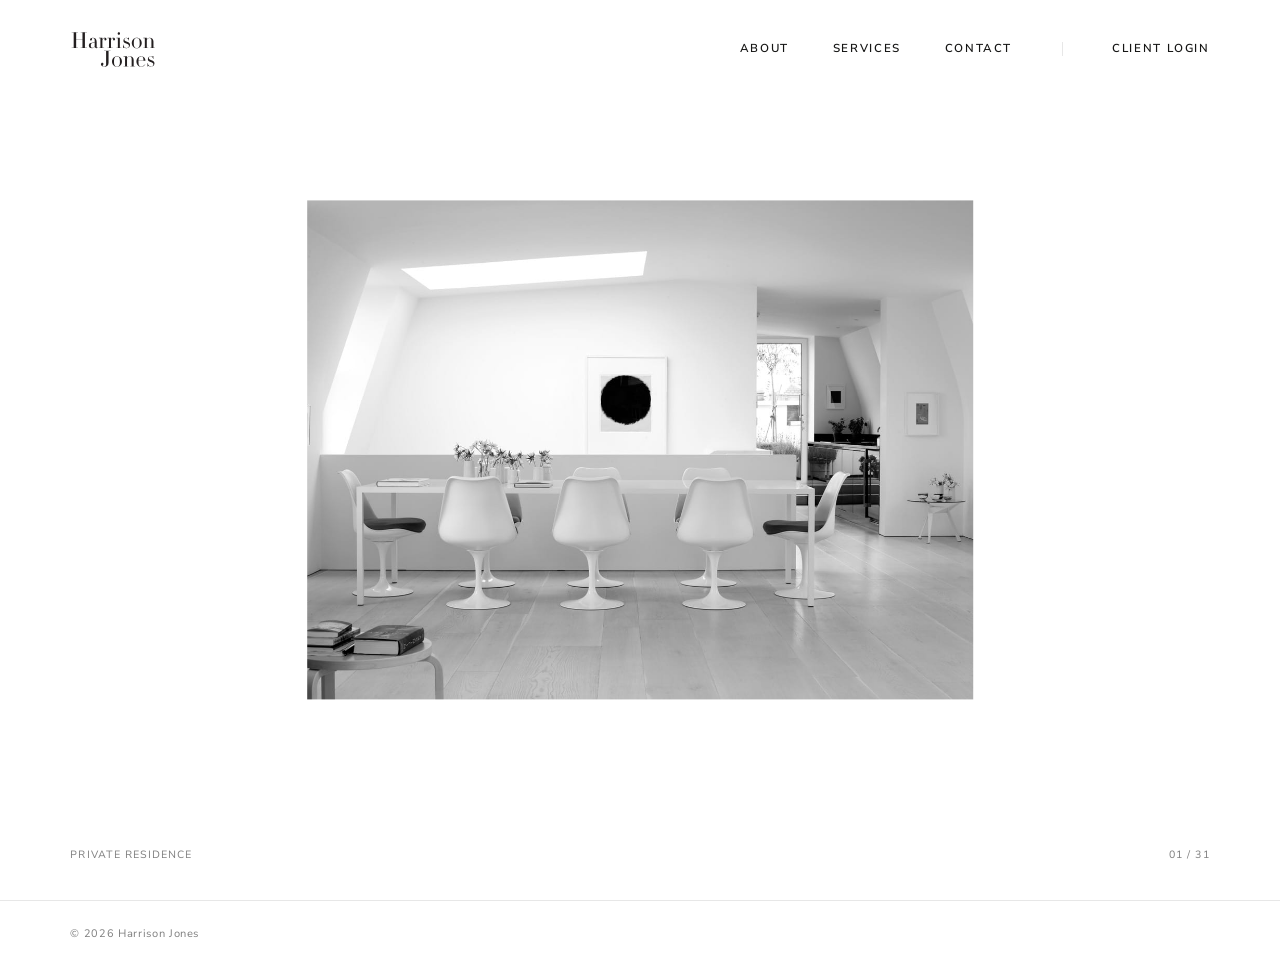
<file: index.html>
<!DOCTYPE html>
<html lang="en">
<head>
<meta charset="UTF-8">
<meta name="viewport" content="width=device-width, initial-scale=1.0">
<title>Harrison Jones</title>
<meta name="description" content="Harrison Jones — Main Contractor and Project Manager for architecture studios, delivering projects across the UK and internationally.">
<link rel="preconnect" href="https://fonts.googleapis.com">
<link rel="preconnect" href="https://fonts.gstatic.com" crossorigin>
<link href="https://fonts.googleapis.com/css2?family=Nunito+Sans:wght@300;400;500;600;700&display=swap" rel="stylesheet">
<link rel="stylesheet" href="styles.css">
</head>
<body>
<a class="skip-link" href="#main">Skip to content</a>

<header class="site-header" id="siteHeader">
  <div class="header-inner">
    <a href="index.html" class="logo-link" aria-label="Harrison Jones — home">
      <img src="assets/logo.svg" alt="Harrison Jones">
    </a>
    <nav class="nav">
      <a href="about.html">About</a>
      <a href="services.html">Services</a>
      <a href="contact.html">Contact</a>
      <span class="nav-divider" aria-hidden="true"></span>
      <a href="client.html">Client Login</a>
    </nav>
    <button class="menu-toggle" id="menuToggle" aria-label="Open menu" aria-expanded="false">
      <span></span><span></span>
    </button>
  </div>
</header>

<div class="mobile-menu" id="mobileMenu">
  <button class="mobile-close" id="mobileClose" aria-label="Close menu">&times;</button>
  <a href="about.html">About</a>
  <a href="services.html">Services</a>
  <a href="contact.html">Contact</a>
  <a href="client.html">Client Login</a>
</div>

<main id="main">
  <section class="hero-stage" id="heroStage">
    <button class="hero-nav-zone is-prev" aria-label="Previous image"></button>
    <button class="hero-nav-zone is-next" aria-label="Next image"></button>

    <!-- HERO_SLIDES:START -->
    <div class="hero-slide is-active" data-format="horizontal" data-caption="Private Residence">
      <img src="assets/images/01-dining-facade-bw.jpg" alt="Private Residence: Dining room">
    </div>
    <div class="hero-slide" data-format="vertical" data-caption="Private Residence">
      <img src="assets/images/02-black-circle-art-bw.jpg" alt="Private Residence: Artwork detail">
    </div>
    <div class="hero-slide" data-format="vertical" data-caption="Private Residence">
      <img src="assets/images/03-spiral-stair-overhead-bw.jpg" alt="Private Residence: Staircase from above">
    </div>
    <div class="hero-slide" data-format="vertical" data-caption="Private Residence">
      <img src="assets/images/04-devereux-entrance-hall.jpg" alt="Private Residence: Entrance hall">
    </div>
    <div class="hero-slide" data-format="horizontal" data-caption="Private Residence">
      <img src="assets/images/05-devereux-staircase-runner.jpg" alt="Private Residence: Staircase">
    </div>
    <div class="hero-slide" data-format="vertical" data-caption="Private Residence">
      <img src="assets/images/06-devereux-door-detail.jpg" alt="Private Residence: Door detail">
    </div>
    <div class="hero-slide" data-format="vertical" data-caption="Private Residence">
      <img src="assets/images/07-bedroom-chair-light.jpg" alt="Private Residence: Bedroom">
    </div>
    <div class="hero-slide" data-format="horizontal" data-caption="Private Residence">
      <img src="assets/images/08-spiral-staircase-color.jpg" alt="Private Residence: Staircase from above">
    </div>
    <div class="hero-slide" data-format="vertical" data-caption="Private Residence">
      <img src="assets/images/09-buddha-head-hallway.jpg" alt="Private Residence: Hallway">
    </div>
    <div class="hero-slide" data-format="vertical" data-caption="Private Residence">
      <img src="assets/images/10-living-room-tulip-chairs.jpg" alt="Private Residence: Living room">
    </div>
    <div class="hero-slide" data-format="vertical" data-caption="Private Residence">
      <img src="assets/images/11-white-staircase-landing.jpg" alt="Private Residence: Staircase landing">
    </div>
    <div class="hero-slide" data-format="vertical" data-caption="Private Residence">
      <img src="assets/images/12-console-table-window.jpg" alt="Private Residence: Console table">
    </div>
    <div class="hero-slide" data-format="vertical" data-caption="Private Residence">
      <img src="assets/images/13-door-hinge-detail.jpg" alt="Private Residence: Door hardware detail">
    </div>
    <div class="hero-slide" data-format="vertical" data-caption="Private Residence">
      <img src="assets/images/14-staircase-tread-detail-bw.jpg" alt="Private Residence: Staircase detail">
    </div>
    <div class="hero-slide" data-format="horizontal" data-caption="Private Residence">
      <img src="assets/images/15-kitchen-dining-skylight.jpg" alt="Private Residence: Kitchen and dining">
    </div>
    <div class="hero-slide" data-format="horizontal" data-caption="Private Residence">
      <img src="assets/images/16-sculptural-staircase-color.jpg" alt="Private Residence: Sculptural staircase">
    </div>
    <div class="hero-slide" data-format="horizontal" data-caption="Private Residence">
      <img src="assets/images/17-dining-curved-staircase.jpg" alt="Private Residence: Dining and staircase">
    </div>
    <div class="hero-slide" data-format="vertical" data-caption="Private Residence">
      <img src="assets/images/18-spiral-staircase-yellow-chair.jpg" alt="Private Residence: Staircase landing">
    </div>
    <div class="hero-slide" data-format="horizontal" data-caption="Private Residence">
      <img src="assets/images/19-attic-bedroom-skylights.jpg" alt="Private Residence: Attic bedroom">
    </div>
    <div class="hero-slide" data-format="vertical" data-caption="Private Residence">
      <img src="assets/images/20-pink-bathroom.jpg" alt="Private Residence: Bathroom">
    </div>
    <div class="hero-slide" data-format="horizontal" data-caption="Private Residence">
      <img src="assets/images/21-brick-exterior-terrace.jpg" alt="Private Residence: Exterior terrace">
    </div>
    <div class="hero-slide" data-format="vertical" data-caption="Private Residence">
      <img src="assets/images/22-study-office.jpg" alt="Private Residence: Study">
    </div>
    <div class="hero-slide" data-format="square" data-caption="Private Residence">
      <img src="assets/images/23-games-room-foosball.jpg" alt="Private Residence: Games room">
    </div>
    <div class="hero-slide" data-format="square" data-caption="Private Residence">
      <img src="assets/images/24-ensuite-shower.jpg" alt="Private Residence: En-suite shower">
    </div>
    <div class="hero-slide" data-format="horizontal" data-caption="Private Residence">
      <img src="assets/images/25-bedroom-blue-pillows.jpg" alt="Private Residence: Bedroom">
    </div>
    <div class="hero-slide" data-format="horizontal" data-caption="Private Residence">
      <img src="assets/images/26-staircase-delivery-truck.jpg" alt="Private Residence: Staircase delivery">
    </div>
    <div class="hero-slide" data-format="vertical" data-caption="Private Residence">
      <img src="assets/images/27-staircase-crane-lift.jpg" alt="Private Residence: Crane lift">
    </div>
    <div class="hero-slide" data-format="vertical" data-caption="Private Residence">
      <img src="assets/images/28-townhouse-red-door.jpg" alt="Private Residence: Townhouse facade">
    </div>
    <div class="hero-slide" data-format="horizontal" data-caption="Private Residence">
      <img src="assets/images/29-kitchen-shelf-styling.jpg" alt="Private Residence: Kitchen shelving">
    </div>
    <div class="hero-slide" data-format="vertical" data-caption="Private Residence">
      <img src="assets/images/30-bathroom-vanity-color.jpg" alt="Private Residence: Bathroom">
    </div>
    <div class="hero-slide" data-format="vertical" data-caption="Private Residence">
      <img src="assets/images/31-door-knob-detail.jpg" alt="Private Residence: Door hardware detail">
    </div>
    <!-- HERO_SLIDES:END -->

    <div class="hero-caption">
      <span id="heroCaptionTitle"></span>
      <span id="heroCaptionIndex"></span>
    </div>
  </section>
</main>

<footer class="site-footer">
  <span>&copy; <span id="year"></span> Harrison Jones</span>
</footer>

<script src="main.js"></script>
<script>document.getElementById('year').textContent = new Date().getFullYear();</script>
</body>
</html>
</file>
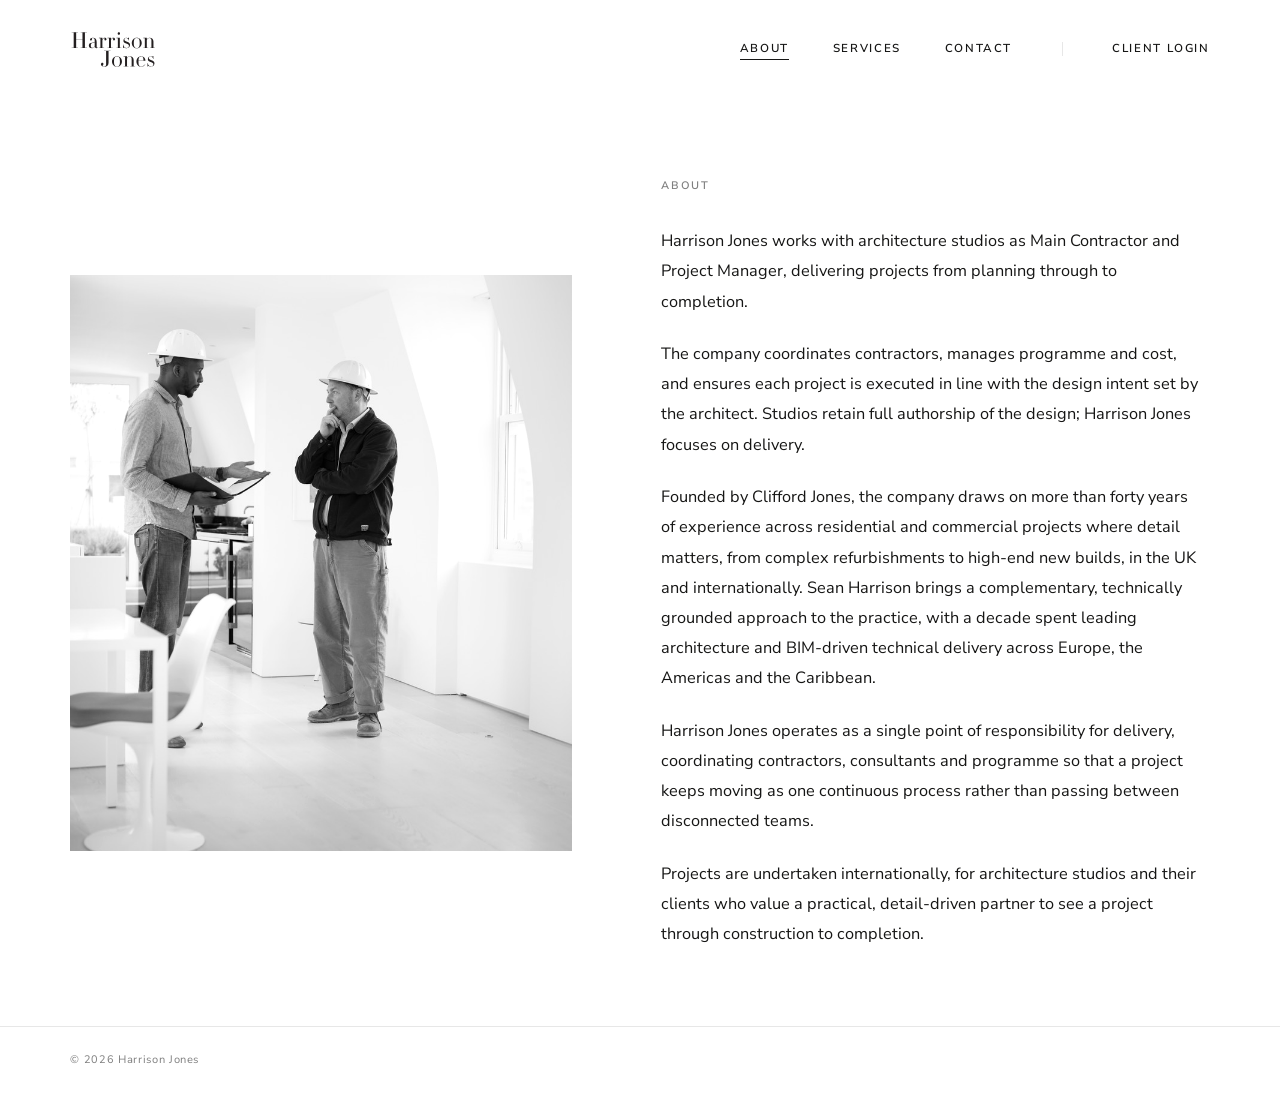
<file: about.html>
<!DOCTYPE html>
<html lang="en">
<head>
<meta charset="UTF-8">
<meta name="viewport" content="width=device-width, initial-scale=1.0">
<title>About | Harrison Jones</title>
<meta name="description" content="Harrison Jones is Main Contractor and Project Manager for architecture studios, delivering projects across the UK and internationally.">
<link rel="preconnect" href="https://fonts.googleapis.com">
<link rel="preconnect" href="https://fonts.gstatic.com" crossorigin>
<link href="https://fonts.googleapis.com/css2?family=Nunito+Sans:wght@300;400;500;600;700&display=swap" rel="stylesheet">
<link rel="stylesheet" href="styles.css">
</head>
<body>
<a class="skip-link" href="#main">Skip to content</a>

<header class="site-header is-lined" id="siteHeader">
  <div class="header-inner">
    <a href="index.html" class="logo-link" aria-label="Harrison Jones home">
      <img src="assets/logo.svg" alt="Harrison Jones">
    </a>
    <nav class="nav">
      <a href="about.html" class="is-active">About</a>
      <a href="services.html">Services</a>
      <a href="contact.html">Contact</a>
      <span class="nav-divider" aria-hidden="true"></span>
      <a href="client.html">Client Login</a>
    </nav>
    <button class="menu-toggle" id="menuToggle" aria-label="Open menu" aria-expanded="false">
      <span></span><span></span>
    </button>
  </div>
</header>

<div class="mobile-menu" id="mobileMenu">
  <button class="mobile-close" id="mobileClose" aria-label="Close menu">&times;</button>
  <a href="about.html">About</a>
  <a href="services.html">Services</a>
  <a href="contact.html">Contact</a>
  <a href="client.html">Client Login</a>
</div>

<main class="page" id="main">
  <section class="about-section">
    <div class="about-image reveal">
      <img src="assets/images/about-photo.jpg" alt="Two people in conversation on site at a residential project">
    </div>
    <div class="about-copy reveal">
      <span class="label">About</span>
      <p>Harrison Jones works with architecture studios as Main Contractor and Project Manager, delivering projects from planning through to completion.</p>
      <p>The company coordinates contractors, manages programme and cost, and ensures each project is executed in line with the design intent set by the architect. Studios retain full authorship of the design; Harrison Jones focuses on delivery.</p>
      <p>Founded by Clifford Jones, the company draws on more than forty years of experience across residential and commercial projects where detail matters, from complex refurbishments to high-end new builds, in the UK and internationally. Sean Harrison brings a complementary, technically grounded approach to the practice, with a decade spent leading architecture and BIM-driven technical delivery across Europe, the Americas and the Caribbean.</p>
      <p>Harrison Jones operates as a single point of responsibility for delivery, coordinating contractors, consultants and programme so that a project keeps moving as one continuous process rather than passing between disconnected teams.</p>
      <p>Projects are undertaken internationally, for architecture studios and their clients who value a practical, detail-driven partner to see a project through construction to completion.</p>
    </div>
  </section>
</main>

<footer class="site-footer">
  <span>&copy; <span id="year"></span> Harrison Jones</span>
</footer>

<script src="main.js"></script>
<script>document.getElementById('year').textContent = new Date().getFullYear();</script>
</body>
</html>
</file>
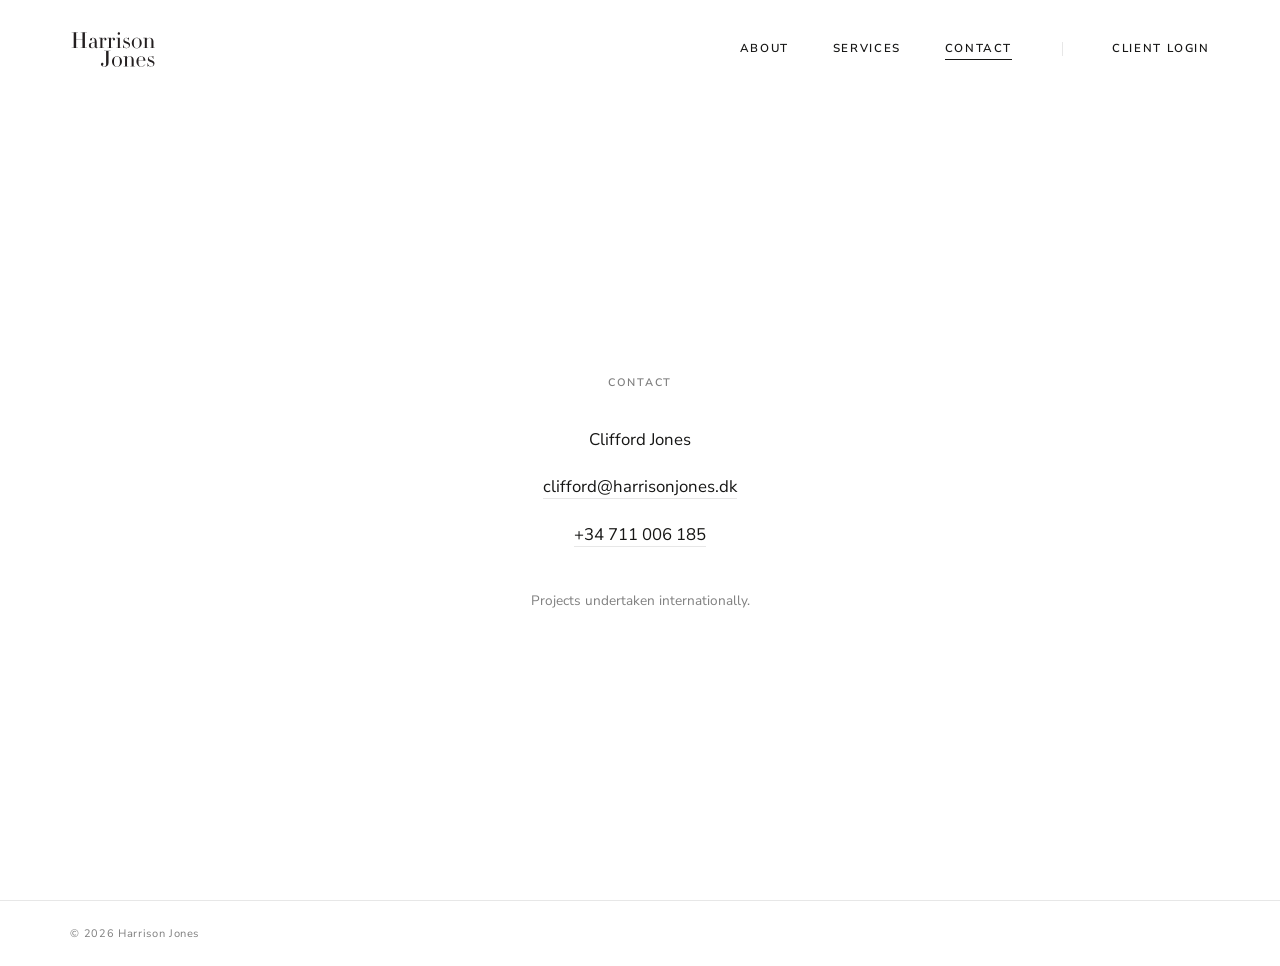
<file: contact.html>
<!DOCTYPE html>
<html lang="en">
<head>
<meta charset="UTF-8">
<meta name="viewport" content="width=device-width, initial-scale=1.0">
<title>Contact — Harrison Jones</title>
<meta name="description" content="Contact Harrison Jones. Projects undertaken internationally.">
<link rel="preconnect" href="https://fonts.googleapis.com">
<link rel="preconnect" href="https://fonts.gstatic.com" crossorigin>
<link href="https://fonts.googleapis.com/css2?family=Nunito+Sans:wght@300;400;500;600;700&display=swap" rel="stylesheet">
<link rel="stylesheet" href="styles.css">
</head>
<body>
<a class="skip-link" href="#main">Skip to content</a>

<header class="site-header is-lined" id="siteHeader">
  <div class="header-inner">
    <a href="index.html" class="logo-link" aria-label="Harrison Jones — home">
      <img src="assets/logo.svg" alt="Harrison Jones">
    </a>
    <nav class="nav">
      <a href="about.html">About</a>
      <a href="services.html">Services</a>
      <a href="contact.html" class="is-active">Contact</a>
      <span class="nav-divider" aria-hidden="true"></span>
      <a href="client.html">Client Login</a>
    </nav>
    <button class="menu-toggle" id="menuToggle" aria-label="Open menu" aria-expanded="false">
      <span></span><span></span>
    </button>
  </div>
</header>

<div class="mobile-menu" id="mobileMenu">
  <button class="mobile-close" id="mobileClose" aria-label="Close menu">&times;</button>
  <a href="about.html">About</a>
  <a href="services.html">Services</a>
  <a href="contact.html">Contact</a>
  <a href="client.html">Client Login</a>
</div>

<main class="page" id="main">
  <section class="contact-section">
    <div class="contact-info reveal">
      <span class="label">Contact</span>
      <div class="contact-block">
        <p>Clifford Jones</p>
        <p><a href="mailto:clifford@harrisonjones.dk">clifford@harrisonjones.dk</a></p>
        <p><a href="tel:+34711006185">+34 711 006 185</a></p>
      </div>
      <p class="contact-note">Projects undertaken internationally.</p>
    </div>
  </section>
</main>

<footer class="site-footer">
  <span>&copy; <span id="year"></span> Harrison Jones</span>
</footer>

<script src="main.js"></script>
<script>document.getElementById('year').textContent = new Date().getFullYear();</script>
</body>
</html>
</file>
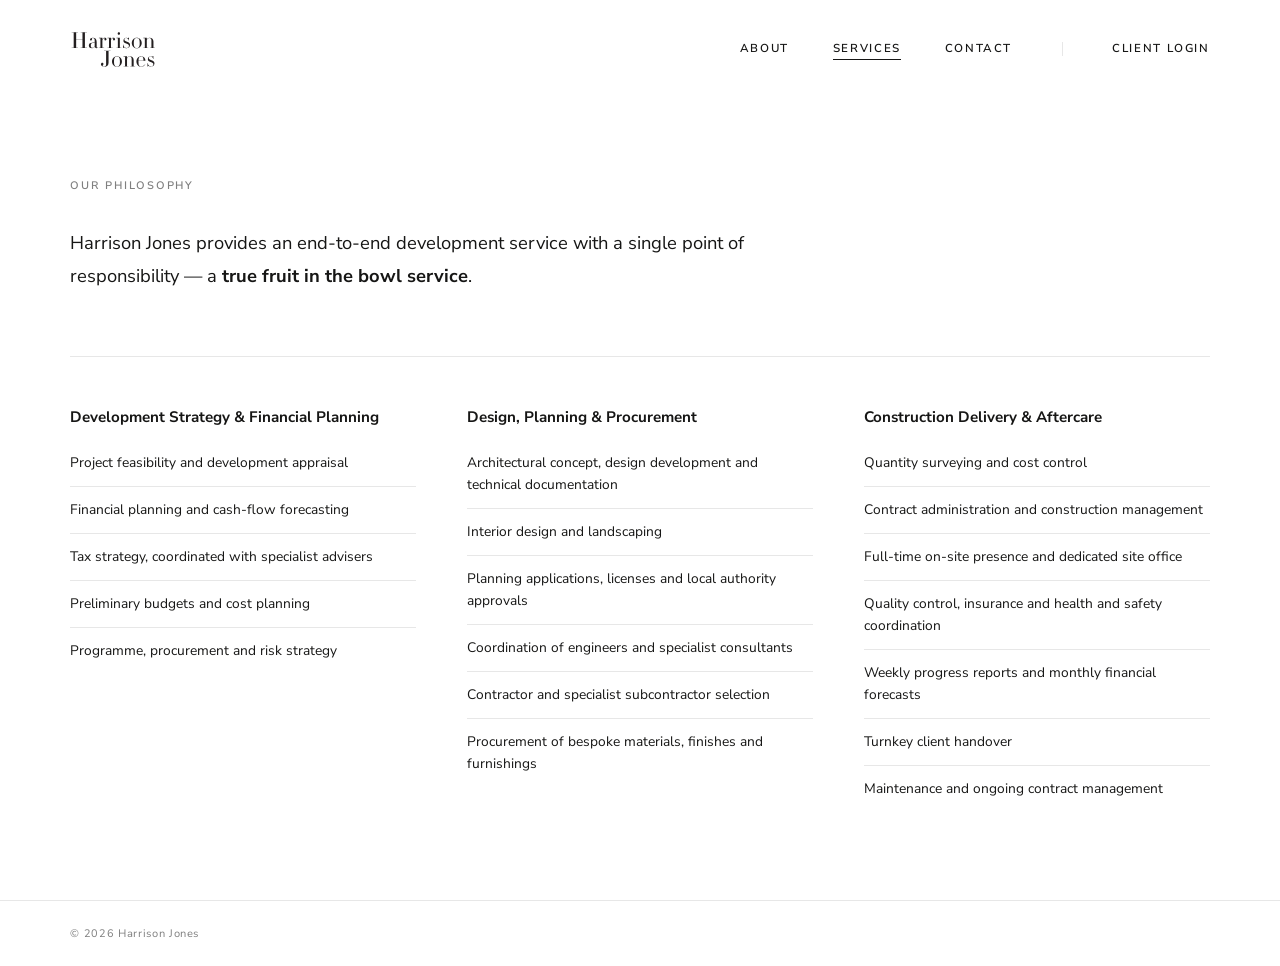
<file: services.html>
<!DOCTYPE html>
<html lang="en">
<head>
<meta charset="UTF-8">
<meta name="viewport" content="width=device-width, initial-scale=1.0">
<title>Services — Harrison Jones</title>
<meta name="description" content="Harrison Jones — Main Contractor and Project Manager for architecture studios, delivering projects across the UK and internationally.">
<link rel="preconnect" href="https://fonts.googleapis.com">
<link rel="preconnect" href="https://fonts.gstatic.com" crossorigin>
<link href="https://fonts.googleapis.com/css2?family=Nunito+Sans:wght@300;400;500;600;700&display=swap" rel="stylesheet">
<link rel="stylesheet" href="styles.css">
</head>
<body>
<a class="skip-link" href="#main">Skip to content</a>

<header class="site-header is-lined" id="siteHeader">
  <div class="header-inner">
    <a href="index.html" class="logo-link" aria-label="Harrison Jones — home">
      <img src="assets/logo.svg" alt="Harrison Jones">
    </a>
    <nav class="nav">
      <a href="about.html">About</a>
      <a href="services.html" class="is-active">Services</a>
      <a href="contact.html">Contact</a>
      <span class="nav-divider" aria-hidden="true"></span>
      <a href="client.html">Client Login</a>
    </nav>
    <button class="menu-toggle" id="menuToggle" aria-label="Open menu" aria-expanded="false">
      <span></span><span></span>
    </button>
  </div>
</header>

<div class="mobile-menu" id="mobileMenu">
  <button class="mobile-close" id="mobileClose" aria-label="Close menu">&times;</button>
  <a href="about.html">About</a>
  <a href="services.html">Services</a>
  <a href="contact.html">Contact</a>
  <a href="client.html">Client Login</a>
</div>

<main class="page" id="main">
  <section class="services-section">
    <div class="services-head reveal">
      <span class="label">Our Philosophy</span>
      <p>Harrison Jones provides an end-to-end development service with a single point of responsibility — a <b>true fruit in the bowl service</b>.</p>
    </div>

    <div class="services-columns reveal">
      <div class="services-col">
        <h3>Development Strategy &amp; Financial Planning</h3>
        <ul>
          <li>Project feasibility and development appraisal</li>
          <li>Financial planning and cash-flow forecasting</li>
          <li>Tax strategy, coordinated with specialist advisers</li>
          <li>Preliminary budgets and cost planning</li>
          <li>Programme, procurement and risk strategy</li>
        </ul>
      </div>
      <div class="services-col">
        <h3>Design, Planning &amp; Procurement</h3>
        <ul>
          <li>Architectural concept, design development and technical documentation</li>
          <li>Interior design and landscaping</li>
          <li>Planning applications, licenses and local authority approvals</li>
          <li>Coordination of engineers and specialist consultants</li>
          <li>Contractor and specialist subcontractor selection</li>
          <li>Procurement of bespoke materials, finishes and furnishings</li>
        </ul>
      </div>
      <div class="services-col">
        <h3>Construction Delivery &amp; Aftercare</h3>
        <ul>
          <li>Quantity surveying and cost control</li>
          <li>Contract administration and construction management</li>
          <li>Full-time on-site presence and dedicated site office</li>
          <li>Quality control, insurance and health and safety coordination</li>
          <li>Weekly progress reports and monthly financial forecasts</li>
          <li>Turnkey client handover</li>
          <li>Maintenance and ongoing contract management</li>
        </ul>
      </div>
    </div>
  </section>
</main>

<footer class="site-footer">
  <span>&copy; <span id="year"></span> Harrison Jones</span>
</footer>

<script defer src="https://cdn.vercel-insights.com/v1/script.js"></script>
<script src="main.js"></script>
<script>document.getElementById('year').textContent = new Date().getFullYear();</script>
</body>
</html>
</file>
<file: styles.css>
/* ===========================================================
   Harrison Jones — shared stylesheet
   A quiet, editorial site. No repeated components, no cards.
   =========================================================== */

:root{
  --ink:#161615;
  --paper:#ffffff;
  --line: rgba(22,22,21,0.1);
  --muted: rgba(22,22,21,0.55);
}

*{ box-sizing:border-box; }
html{ scroll-behavior:smooth; }
body{
  margin:0;
  background:var(--paper);
  color:var(--ink);
  font-family:'Nunito Sans', sans-serif;
  font-weight:400;
  font-size:16px;
  line-height:1.6;
  -webkit-font-smoothing:antialiased;
}

a{ color:inherit; text-decoration:none; }
img{ max-width:100%; display:block; }
button, input{ font-family:inherit; color:inherit; }
button{ background:none; border:none; cursor:pointer; }

::selection{ background:var(--ink); color:var(--paper); }

a:focus-visible, button:focus-visible, input:focus-visible, [tabindex]:focus-visible{
  outline:1px solid var(--ink);
  outline-offset:3px;
}

.skip-link{
  position:absolute; left:1rem; top:-60px; z-index:200;
  background:var(--ink); color:var(--paper);
  padding:0.8rem 1.4rem; font-size:0.8rem; letter-spacing:0.06em;
  transition:top .25s ease;
}
.skip-link:focus{ top:1rem; }

@media (prefers-reduced-motion: reduce){
  html{ scroll-behavior:auto; }
  *{ animation-duration:0.001ms !important; transition-duration:0.001ms !important; }
}

.label{
  font-size:0.68rem;
  letter-spacing:0.16em;
  text-transform:uppercase;
  font-weight:600;
}

/* ---------------- Header ---------------- */
.site-header{
  position:fixed; inset:0 0 auto 0; z-index:50;
  height:100px;
  display:flex; align-items:center;
  background:var(--paper);
  border-bottom:1px solid transparent;
  transition:border-color .6s ease;
}
.site-header.is-lined{ border-bottom-color:var(--line); }
.header-inner{
  width:100%;
  padding-inline:5.5vw;
  display:flex; align-items:center; justify-content:space-between;
}
.logo-link{ display:block; height:38px; }
.logo-link img{ height:100%; width:auto; display:block; }

.nav{ display:flex; align-items:center; gap:2.75rem; }
.nav a{
  position:relative;
  font-size:0.72rem; letter-spacing:0.14em; text-transform:uppercase; font-weight:600;
  padding-bottom:3px;
}
.nav a::after{
  content:""; position:absolute; left:0; bottom:0; width:100%; height:1px;
  background:currentColor; transform:scaleX(0); transform-origin:right;
  transition:transform .45s cubic-bezier(.22,1,.36,1);
}
.nav a:hover::after, .nav a.is-active::after{ transform:scaleX(1); transform-origin:left; }
.nav .nav-divider{ width:1px; height:14px; background:var(--line); margin-inline:0.35rem; }

.menu-toggle{
  display:none;
  flex-direction:column; gap:5px; width:28px; height:28px;
  align-items:flex-end; justify-content:center;
}
.menu-toggle span{ display:block; height:1px; background:currentColor; }
.menu-toggle span:nth-child(1){ width:24px; }
.menu-toggle span:nth-child(2){ width:16px; }

.mobile-menu{
  position:fixed; inset:0; z-index:60;
  background:var(--paper); color:var(--ink);
  display:flex; flex-direction:column; align-items:center; justify-content:center; gap:2.25rem;
  opacity:0; visibility:hidden; transition:opacity .4s ease, visibility .4s ease;
}
.mobile-menu.is-open{ opacity:1; visibility:visible; }
.mobile-menu a{ font-size:1.05rem; letter-spacing:0.14em; text-transform:uppercase; font-weight:600; }
.mobile-close{ position:absolute; top:36px; right:5.5vw; font-size:1.5rem; line-height:1; }

@media (max-width: 760px){
  .nav{ display:none; }
  .menu-toggle{ display:flex; }
}

/* ---------------- Hero (Home) ---------------- */
.hero-stage{
  position:relative; width:100%; height:100svh; min-height:520px;
  display:flex; align-items:center; justify-content:center;
  overflow:hidden;
}
.hero-slide{
  position:absolute; top:50%; left:50%; transform:translate(-50%,-50%);
  opacity:0; transition:opacity 1.3s ease;
}
.hero-slide.is-active{ opacity:1; z-index:1; }
.hero-slide img{ display:block; width:auto; height:auto; }

.hero-slide[data-format="vertical"] img{ max-width:32vw; max-height:64vh; }
.hero-slide[data-format="square"] img{ max-width:38vw; max-height:60vh; }
.hero-slide[data-format="horizontal"] img{ max-width:52vw; max-height:58vh; }
.hero-slide[data-format="panoramic"] img{ max-width:60vw; max-height:46vh; }

.hero-caption{
  position:absolute; left:5.5vw; right:5.5vw; bottom:2.25rem; z-index:2;
  display:flex; align-items:baseline; justify-content:space-between;
  font-size:0.66rem; letter-spacing:0.1em; text-transform:uppercase;
  color:var(--muted);
}
.hero-nav-zone{
  position:absolute; top:100px; bottom:0; width:14vw; z-index:3;
  cursor:pointer;
}
.hero-nav-zone.is-prev{ left:0; }
.hero-nav-zone.is-next{ right:0; }

@media (max-width:760px){
  .hero-slide[data-format="vertical"] img,
  .hero-slide[data-format="square"] img,
  .hero-slide[data-format="horizontal"] img,
  .hero-slide[data-format="panoramic"] img{ max-width:86vw; max-height:60vh; }
  .hero-nav-zone{ width:20vw; }
}

/* ---------------- Reveal ---------------- */
.reveal{ opacity:0; transform:translateY(18px); transition:opacity .8s cubic-bezier(.22,1,.36,1), transform .8s cubic-bezier(.22,1,.36,1); }
.reveal.is-visible{ opacity:1; transform:translateY(0); }

/* ---------------- Page shell (non-home pages) ---------------- */
.page{ padding-top:100px; min-height:100svh; display:flex; flex-direction:column; }

/* ---------------- About ---------------- */
.about-section{
  flex:1; display:flex; align-items:center;
  padding:6vw 5.5vw;
  gap:7vw;
}
.about-image{ flex:0 0 44%; }
.about-image img{ width:100%; height:64vh; object-fit:cover; filter:grayscale(1) contrast(1.02); }
.about-copy{ max-width:540px; }
.about-copy .label{ display:block; margin-bottom:2rem; color:var(--muted); }
.about-copy p{ font-size:1.02rem; line-height:1.85; margin-bottom:1.4rem; color:var(--ink); }
.about-copy p:last-child{ margin-bottom:0; }

@media (max-width:900px){
  .about-section{ flex-direction:column; align-items:flex-start; padding-top:3rem; gap:2.5rem; }
  .about-image{ flex:none; width:100%; }
  .about-image img{ height:46vh; }
  .about-copy{ max-width:none; }
}

/* ---------------- Services ---------------- */
.services-section{ flex:1; padding:6vw 5.5vw; }
.services-head{ max-width:680px; margin-bottom:5vw; }
.services-head .label{ display:block; margin-bottom:2rem; color:var(--muted); }
.services-head p{ font-size:1.15rem; line-height:1.8; color:var(--ink); }
.services-head p b{ font-weight:700; }

.services-columns{
  display:grid; grid-template-columns:repeat(3,1fr); gap:4vw;
  border-top:1px solid var(--line); padding-top:3rem;
}
.services-col h3{ font-size:0.95rem; font-weight:700; margin:0 0 1.4rem; }
.services-col ul{ list-style:none; margin:0; padding:0; }
.services-col li{
  font-size:0.86rem; line-height:1.6; color:var(--ink);
  padding-block:0.75rem; border-top:1px solid var(--line);
}
.services-col li:first-child{ border-top:none; padding-top:0; }

@media (max-width:900px){
  .services-columns{ grid-template-columns:1fr; gap:2.5rem; }
}

/* ---------------- Contact ---------------- */
.contact-section{ flex:1; padding:6vw 5.5vw; display:flex; align-items:center; justify-content:center; min-height:60vh; }
.contact-info{ max-width:420px; text-align:center; }
.contact-info .label{ display:block; margin-bottom:2rem; color:var(--muted); }
.contact-block{ margin-bottom:2rem; }
.contact-block p{ font-size:1.05rem; line-height:1.85; }
.contact-block a{ border-bottom:1px solid var(--line); transition:border-color .3s ease; }
.contact-block a:hover{ border-color:var(--ink); }
.contact-note{ font-size:0.85rem; color:var(--muted); margin-top:2.5rem; }

/* ---------------- Client login ---------------- */
.client-section{
  flex:1; display:flex; align-items:center; justify-content:center;
  padding:6vw 5.5vw;
}
.client-form{ width:100%; max-width:320px; text-align:center; }
.client-form .label{ display:block; margin-bottom:2.5rem; color:var(--muted); }
.client-field{ margin-bottom:1.5rem; text-align:left; }
.client-field label{
  display:block; font-size:0.66rem; letter-spacing:0.1em; text-transform:uppercase;
  color:var(--muted); margin-bottom:0.5rem;
}
.client-field input{
  width:100%; border:none; border-bottom:1px solid var(--line);
  background:transparent; padding:0.6rem 0; font-size:0.95rem; color:var(--ink);
}
.client-field input:focus{ outline:none; border-color:var(--ink); }
.client-submit{
  width:100%; margin-top:1rem;
  border:1px solid var(--ink); padding:0.85rem;
  font-size:0.72rem; letter-spacing:0.12em; text-transform:uppercase; font-weight:600;
  transition:background-color .3s ease, color .3s ease;
}
.client-submit:hover{ background:var(--ink); color:var(--paper); }
.client-links{ margin-top:1.75rem; display:flex; flex-direction:column; gap:0.6rem; }
.client-links a{ font-size:0.8rem; color:var(--muted); border-bottom:1px solid transparent; }
.client-links a:hover{ color:var(--ink); border-color:var(--line); }
.client-error{
  display:none; margin-top:1.5rem; padding:1rem; border:1px solid var(--line);
  font-size:0.85rem; line-height:1.6; text-align:left;
}
.client-error.is-visible{ display:block; }
.client-error a{ border-bottom:1px solid currentColor; }

/* ---------------- Admin / Portal (utility UI, same tokens) ---------------- */
.admin-shell{ flex:1; padding:6vw 5.5vw; }
.admin-head{ display:flex; justify-content:space-between; align-items:baseline; flex-wrap:wrap; gap:1rem; margin-bottom:3rem; }
.admin-head h1{ font-size:1.3rem; font-weight:700; margin:0; }
.admin-section{ margin-bottom:4.5rem; }
.admin-section h2{ font-size:0.95rem; font-weight:700; margin:0 0 1.5rem; }

.btn-quiet{
  border:1px solid var(--ink); padding:0.6rem 1.2rem; background:var(--paper);
  font-size:0.68rem; letter-spacing:0.1em; text-transform:uppercase; font-weight:600;
  transition:background-color .3s ease, color .3s ease;
}
.btn-quiet:hover{ background:var(--ink); color:var(--paper); }
.btn-text{ font-size:0.78rem; color:var(--muted); border-bottom:1px solid transparent; }
.btn-text:hover{ color:var(--ink); border-color:var(--line); }

.admin-form{
  display:grid; grid-template-columns:repeat(auto-fit,minmax(190px,1fr)); gap:1.25rem 1.5rem;
  align-items:end; margin-bottom:2rem; padding:1.5rem; border:1px solid var(--line);
}
.admin-form .field{ display:flex; flex-direction:column; gap:0.4rem; }
.admin-form .field.full{ grid-column:1/-1; }
.admin-form label{ font-size:0.66rem; letter-spacing:0.08em; text-transform:uppercase; color:var(--muted); }
.admin-form input, .admin-form select{
  border:none; border-bottom:1px solid var(--line); background:transparent;
  padding:0.5rem 0; font-size:0.9rem; color:var(--ink);
}
.admin-form input:focus, .admin-form select:focus{ outline:none; border-color:var(--ink); }

.admin-table{ width:100%; border-collapse:collapse; font-size:0.86rem; }
.admin-table th, .admin-table td{ text-align:left; padding:0.9rem 1rem 0.9rem 0; border-bottom:1px solid var(--line); vertical-align:top; }
.admin-table th{ font-size:0.66rem; letter-spacing:0.08em; text-transform:uppercase; color:var(--muted); font-weight:600; }
.admin-table td .btn-text{ margin-right:1rem; }

.chip-list{ display:flex; flex-wrap:wrap; gap:0.4rem; }
.chip{ font-size:0.7rem; padding:0.25rem 0.6rem; border:1px solid var(--line); white-space:nowrap; }

.checkbox-list{ display:flex; flex-direction:column; gap:0.55rem; max-height:200px; overflow-y:auto; border:1px solid var(--line); padding:0.85rem; }
.checkbox-row{ display:flex; align-items:center; gap:0.6rem; font-size:0.85rem; }

.admin-msg{ font-size:0.82rem; padding:0.85rem 1rem; border:1px solid var(--line); margin-bottom:1.5rem; display:none; }
.admin-msg.is-visible{ display:block; }
.admin-msg.is-error{ border-color:#a33; color:#a33; }

.portal-list{ display:flex; flex-direction:column; border-top:1px solid var(--line); max-width:640px; }
.portal-item{
  display:flex; justify-content:space-between; align-items:center; gap:1.5rem;
  padding:1.5rem 0; border-bottom:1px solid var(--line);
  transition:opacity .25s ease;
}
.portal-item:hover{ opacity:0.6; }
.portal-item h3{ font-size:1.05rem; font-weight:600; margin:0; }
.portal-empty{ font-size:0.92rem; color:var(--muted); padding-top:1.5rem; }

/* ---------------- Footer ---------------- */
.site-footer{
  padding:1.5rem 5.5vw; border-top:1px solid var(--line);
  display:flex; justify-content:space-between; align-items:center; flex-wrap:wrap; gap:0.75rem;
  font-size:0.68rem; letter-spacing:0.06em; color:var(--muted);
}
</file>
